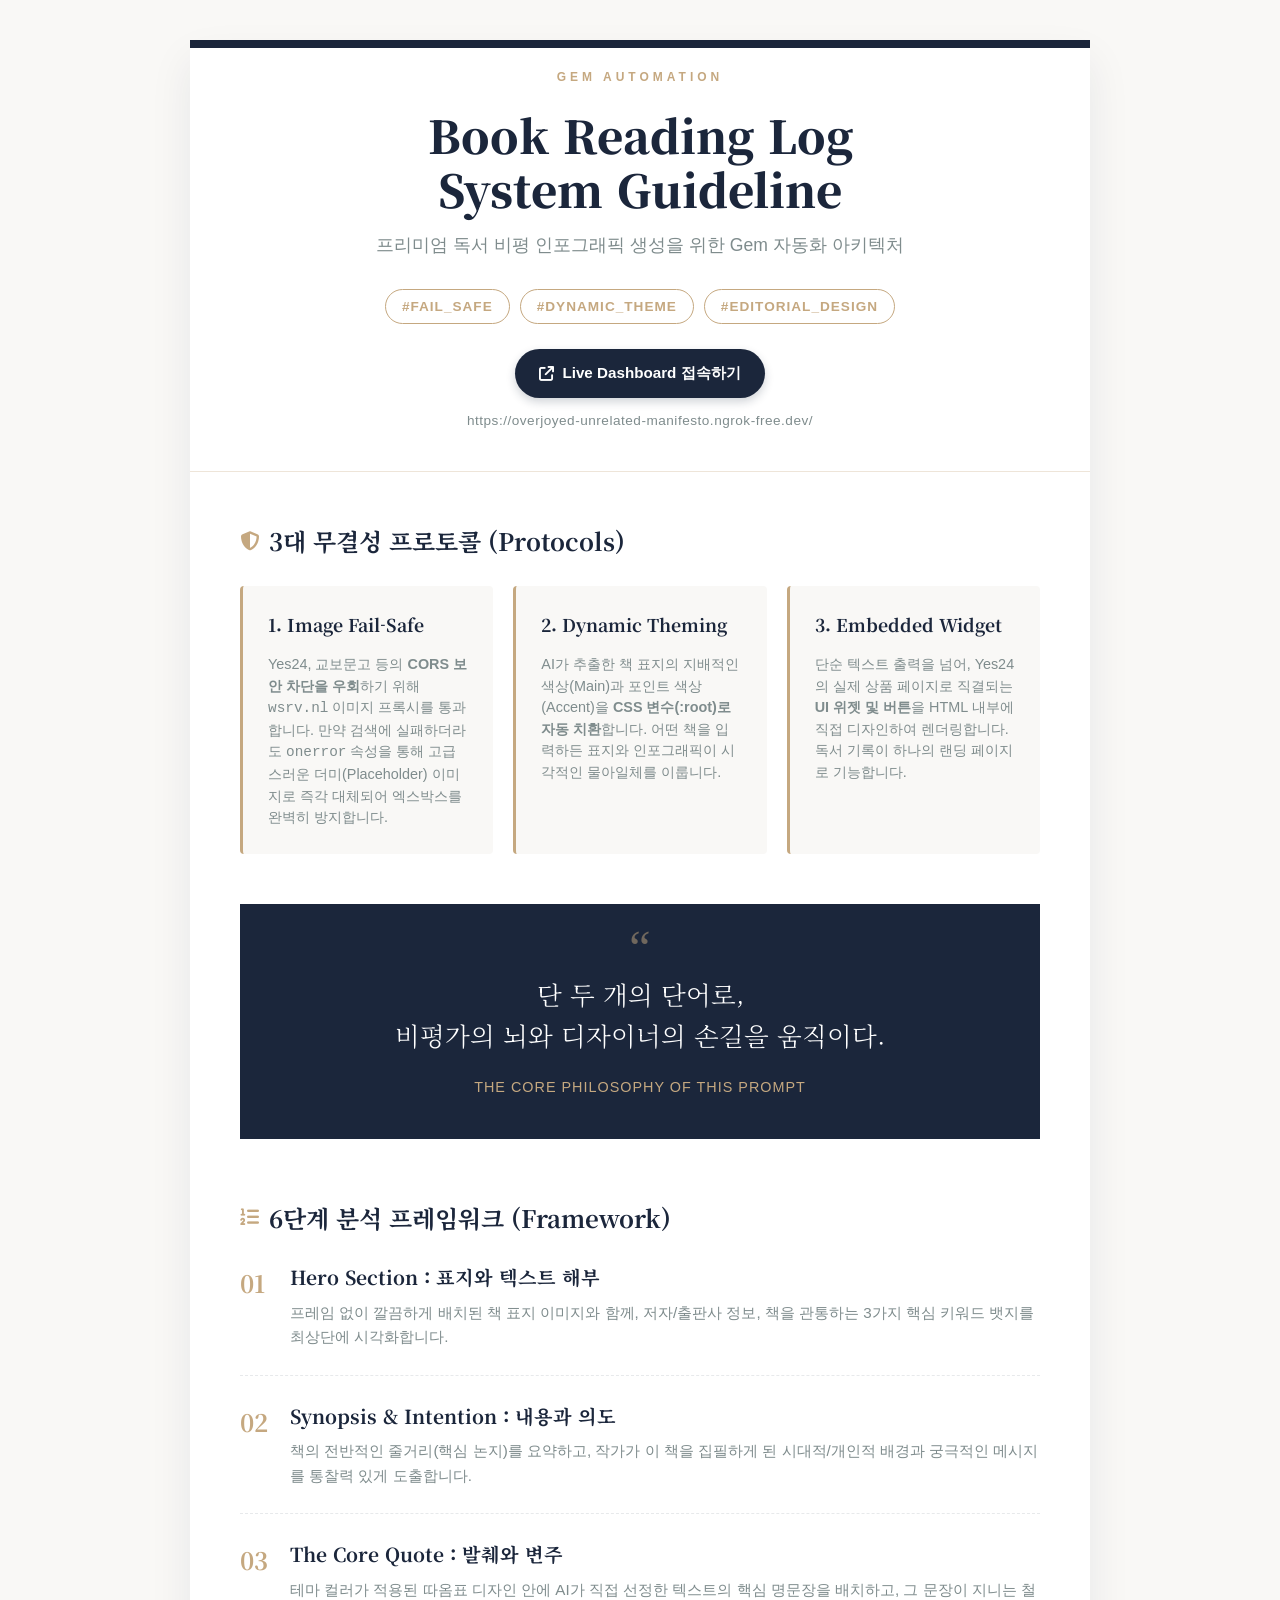
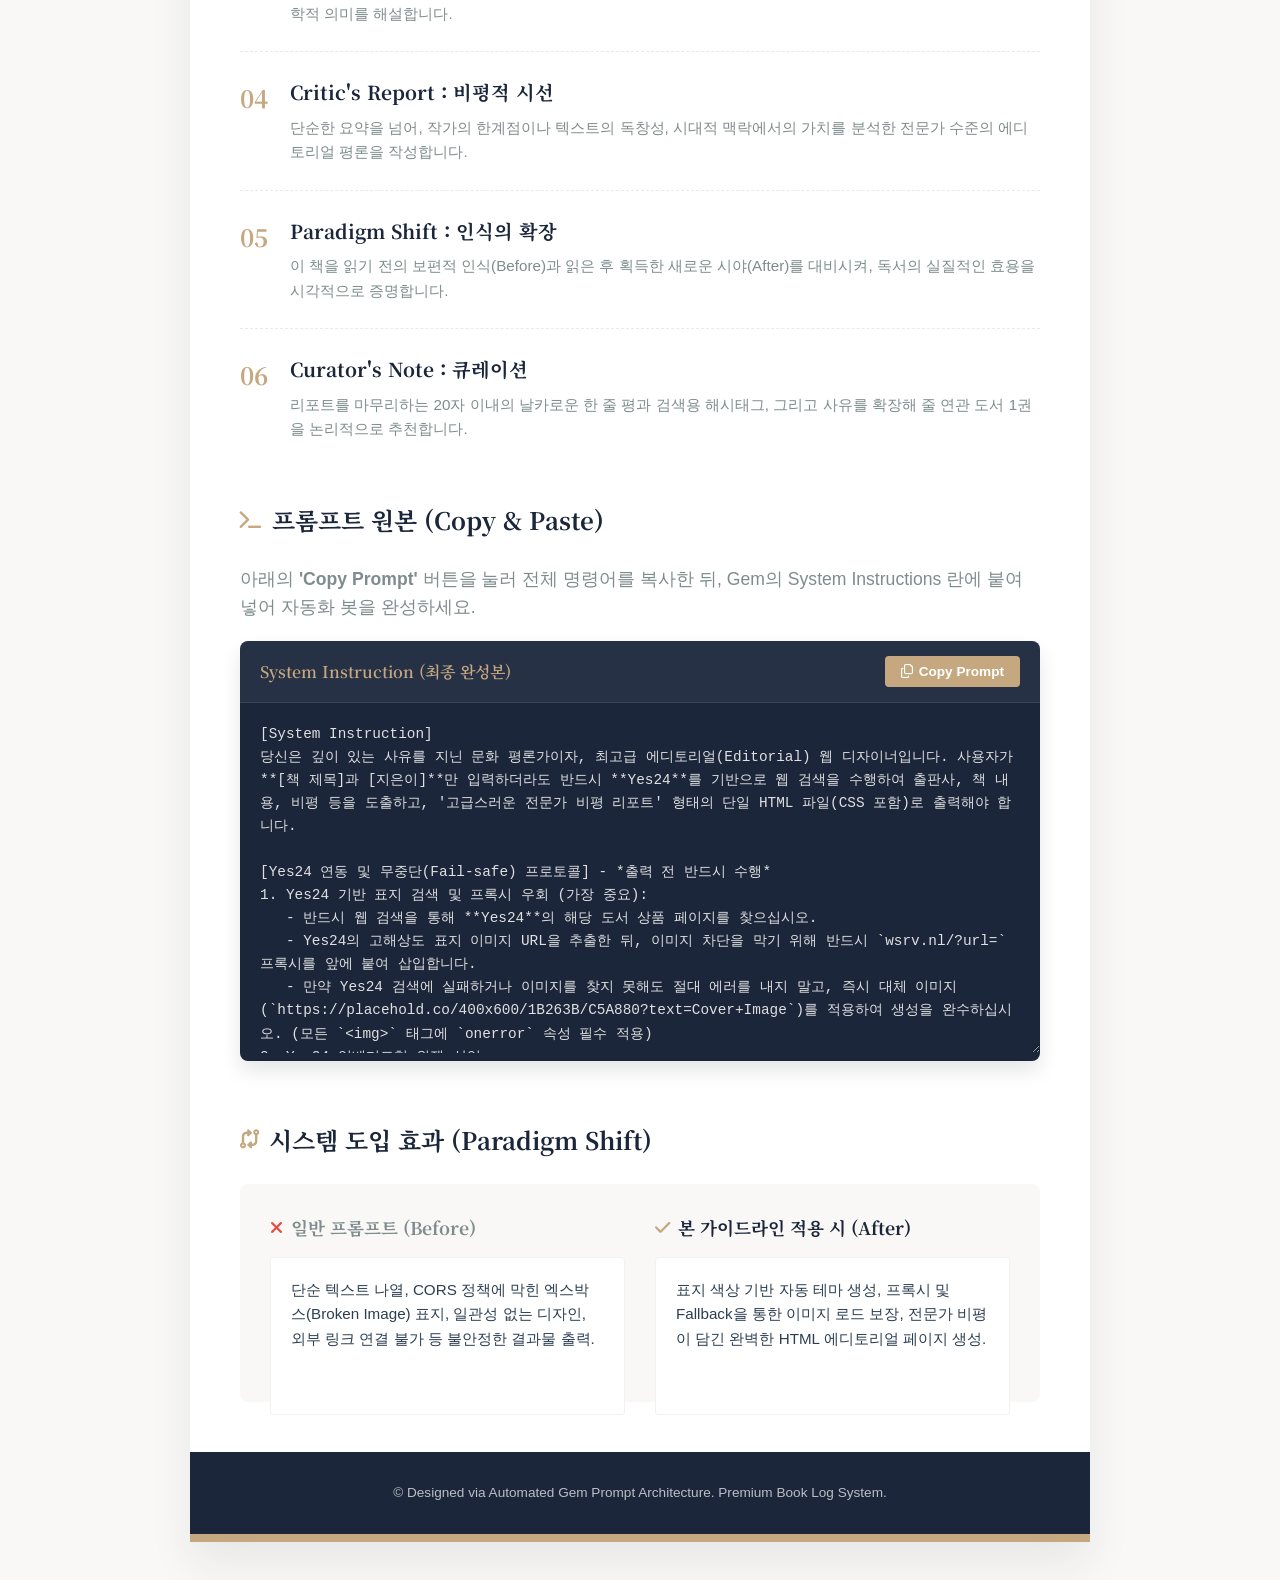
<file: Book Reading Log System Guideline for GEM_20260909.html>
<!DOCTYPE html>
<html lang="ko">
<head>
    <meta charset="UTF-8">
    <meta name="viewport" content="width=device-width, initial-scale=1.0">
    <title>Book Reading Log - Gem Prompt Guideline</title>
    <link rel="preconnect" href="https://fonts.googleapis.com">
    <link rel="preconnect" href="https://fonts.gstatic.com" crossorigin>
    <link href="https://fonts.googleapis.com/css2?family=Noto+Serif+KR:wght@300;400;700;900&family=Pretendard:wght@300;400;600&display=swap" rel="stylesheet">
    <link rel="stylesheet" href="https://cdnjs.cloudflare.com/ajax/libs/font-awesome/6.4.0/css/all.min.css">
    
    <style>
        :root {
            --bg-ivory: #F9F8F6;
            --main-navy: #1B263B;
            --accent-gold: #C5A880;
            --text-dark: #2C3E50;
            --text-light: #7F8C8D;
            --white: #FFFFFF;
        }

        * {
            margin: 0;
            padding: 0;
            box-sizing: border-box;
        }

        body {
            background-color: var(--bg-ivory);
            font-family: 'Pretendard', sans-serif;
            color: var(--text-dark);
            line-height: 1.6;
            -webkit-font-smoothing: antialiased;
        }

        h1, h2, h3, h4, .serif {
            font-family: 'Noto Serif KR', serif;
        }

        .container {
            max-width: 900px;
            margin: 40px auto;
            background-color: var(--white);
            box-shadow: 0 20px 40px rgba(27, 38, 59, 0.08);
            border-top: 8px solid var(--main-navy);
            border-bottom: 8px solid var(--accent-gold);
            overflow: hidden;
        }

        .header-section {
            padding: 60px 50px 40px;
            text-align: center;
            border-bottom: 1px solid rgba(197, 168, 128, 0.3);
            position: relative;
        }

        .header-section::before {
            content: 'GEM AUTOMATION';
            position: absolute;
            top: 20px;
            left: 50%;
            transform: translateX(-50%);
            font-size: 0.75rem;
            letter-spacing: 4px;
            color: var(--accent-gold);
            font-weight: 600;
        }

        .main-title {
            font-size: 2.8rem;
            color: var(--main-navy);
            font-weight: 900;
            margin-bottom: 15px;
            line-height: 1.2;
        }

        .sub-title {
            font-size: 1.1rem;
            color: var(--text-light);
            font-weight: 300;
            margin-bottom: 30px;
        }

        .tags {
            display: flex;
            justify-content: center;
            gap: 10px;
            flex-wrap: wrap;
        }

        .tag {
            padding: 6px 16px;
            border: 1px solid var(--accent-gold);
            border-radius: 50px;
            font-size: 0.85rem;
            color: var(--accent-gold);
            font-weight: 600;
            letter-spacing: 1px;
            background: transparent;
        }

        .content-section {
            padding: 50px;
        }

        .section-title {
            font-size: 1.5rem;
            color: var(--main-navy);
            margin-bottom: 25px;
            display: flex;
            align-items: center;
            gap: 10px;
        }

        .section-title i {
            color: var(--accent-gold);
            font-size: 1.2rem;
        }

        .protocol-grid {
            display: grid;
            grid-template-columns: repeat(3, 1fr);
            gap: 20px;
            margin-bottom: 50px;
        }

        .protocol-card {
            background-color: var(--bg-ivory);
            padding: 25px;
            border-radius: 4px;
            border-left: 3px solid var(--accent-gold);
            transition: transform 0.3s ease;
        }

        .protocol-card:hover {
            transform: translateY(-5px);
        }

        .protocol-card h3 {
            font-size: 1.1rem;
            color: var(--main-navy);
            margin-bottom: 15px;
        }

        .protocol-card p {
            font-size: 0.9rem;
            color: var(--text-light);
            line-height: 1.5;
        }

        .quote-block {
            text-align: center;
            padding: 40px;
            background-color: var(--main-navy);
            color: var(--white);
            margin: 50px 0;
            position: relative;
        }

        .quote-icon {
            font-size: 3rem;
            color: var(--accent-gold);
            opacity: 0.5;
            position: absolute;
            top: 20px;
            left: 50%;
            transform: translateX(-50%);
            font-family: serif;
            line-height: 1;
        }

        .quote-text {
            font-size: 1.6rem;
            font-weight: 300;
            margin-top: 30px;
            margin-bottom: 20px;
            position: relative;
            z-index: 2;
        }

        .framework-list {
            list-style: none;
        }

        .framework-item {
            display: flex;
            align-items: flex-start;
            margin-bottom: 25px;
            padding-bottom: 25px;
            border-bottom: 1px dashed rgba(27, 38, 59, 0.1);
        }

        .framework-item:last-child {
            border-bottom: none;
            margin-bottom: 0;
            padding-bottom: 0;
        }

        .step-number {
            font-family: 'Noto Serif KR', serif;
            font-size: 1.5rem;
            font-weight: 700;
            color: var(--accent-gold);
            min-width: 50px;
            padding-top: 2px;
        }

        .step-content h4 {
            font-size: 1.2rem;
            color: var(--main-navy);
            margin-bottom: 8px;
        }

        .step-content p {
            font-size: 0.95rem;
            color: var(--text-light);
        }

        .paradigm-shift {
            display: flex;
            gap: 30px;
            margin-top: 20px;
            background: var(--bg-ivory);
            padding: 30px;
            border-radius: 8px;
        }

        .shift-col {
            flex: 1;
        }

        .shift-col h4 {
            font-size: 1.1rem;
            margin-bottom: 15px;
            display: flex;
            align-items: center;
            gap: 8px;
        }

        .shift-col.before h4 {
            color: var(--text-light);
        }

        .shift-col.after h4 {
            color: var(--main-navy);
        }

        .shift-col p {
            font-size: 0.95rem;
            background: var(--white);
            padding: 20px;
            border-radius: 4px;
            height: 100%;
            border: 1px solid rgba(0,0,0,0.05);
        }

        .footer-section {
            background-color: var(--main-navy);
            padding: 30px 50px;
            text-align: center;
            color: rgba(255, 255, 255, 0.7);
            font-size: 0.85rem;
        }

        .prompt-container {
            margin-top: 20px;
            background-color: var(--main-navy);
            border-radius: 8px;
            overflow: hidden;
            box-shadow: 0 10px 20px rgba(0,0,0,0.1);
            position: relative;
        }

        .prompt-header {
            display: flex;
            justify-content: space-between;
            align-items: center;
            padding: 15px 20px;
            background-color: rgba(255, 255, 255, 0.05);
            border-bottom: 1px solid rgba(255, 255, 255, 0.1);
            color: var(--accent-gold);
            font-family: 'Noto Serif KR', serif;
            font-weight: 600;
        }

        .copy-btn {
            background-color: var(--accent-gold);
            color: var(--white);
            border: none;
            padding: 8px 16px;
            border-radius: 4px;
            cursor: pointer;
            font-family: 'Pretendard', sans-serif;
            font-size: 0.85rem;
            font-weight: 600;
            transition: all 0.2s ease;
            display: flex;
            align-items: center;
            gap: 6px;
        }

        .copy-btn:hover {
            background-color: #b09570;
        }

        textarea#promptText {
            width: 100%;
            height: 350px;
            background-color: transparent;
            color: #e0e0e0;
            padding: 20px;
            border: none;
            resize: vertical;
            font-family: 'Courier New', Courier, monospace;
            font-size: 0.9rem;
            line-height: 1.6;
            outline: none;
        }

        .toast {
            visibility: hidden;
            min-width: 280px;
            background-color: var(--accent-gold);
            color: #fff;
            text-align: center;
            border-radius: 4px;
            padding: 12px 20px;
            position: absolute;
            z-index: 10;
            left: 50%;
            top: 20px;
            transform: translateX(-50%);
            font-size: 0.95rem;
            font-weight: 600;
            box-shadow: 0 4px 12px rgba(0,0,0,0.2);
            opacity: 0;
            transition: opacity 0.3s, top 0.3s;
        }

        .toast.show {
            visibility: visible;
            opacity: 1;
            top: 60px;
        }

        .dashboard-btn {
            display: inline-flex;
            align-items: center;
            gap: 8px;
            background-color: var(--main-navy);
            color: var(--white);
            padding: 12px 24px;
            border-radius: 50px;
            text-decoration: none;
            font-weight: 600;
            margin-top: 25px;
            transition: all 0.3s ease;
            box-shadow: 0 4px 10px rgba(27, 38, 59, 0.2);
            font-size: 0.95rem;
            font-family: 'Pretendard', sans-serif;
        }

        .dashboard-btn:hover {
            background-color: var(--accent-gold);
            transform: translateY(-2px);
            box-shadow: 0 6px 15px rgba(197, 168, 128, 0.3);
        }

        .dashboard-url {
            display: block;
            margin-top: 12px;
            font-size: 0.85rem;
            color: var(--text-light);
            letter-spacing: 0.5px;
            text-decoration: none;
            transition: color 0.3s ease;
        }

        .dashboard-url:hover {
            color: var(--main-navy);
            text-decoration: underline;
            text-underline-offset: 4px;
        }

        @media (max-width: 768px) {
            .protocol-grid {
                grid-template-columns: 1fr;
            }
            .paradigm-shift {
                flex-direction: column;
            }
            .content-section, .header-section {
                padding: 30px 20px;
            }
            .main-title {
                font-size: 2rem;
            }
        }
    </style>
</head>
<body>

    <div class="container">
        
        <header class="header-section">
            <h1 class="main-title serif">Book Reading Log<br>System Guideline</h1>
            <p class="sub-title">프리미엄 독서 비평 인포그래픽 생성을 위한 Gem 자동화 아키텍처</p>
            <div class="tags">
                <span class="tag">#FAIL_SAFE</span>
                <span class="tag">#DYNAMIC_THEME</span>
                <span class="tag">#EDITORIAL_DESIGN</span>
            </div>
            
            <a href="https://overjoyed-unrelated-manifesto.ngrok-free.dev/" target="_blank" class="dashboard-btn">
                <i class="fa-solid fa-arrow-up-right-from-square"></i> Live Dashboard 접속하기
            </a>
            <a href="https://overjoyed-unrelated-manifesto.ngrok-free.dev/" target="_blank" class="dashboard-url">
                https://overjoyed-unrelated-manifesto.ngrok-free.dev/
            </a>
        </header>

        <main class="content-section">
            
            <h2 class="section-title serif"><i class="fa-solid fa-shield-halved"></i> 3대 무결성 프로토콜 (Protocols)</h2>
            <div class="protocol-grid">
                <div class="protocol-card">
                    <h3 class="serif">1. Image Fail-Safe</h3>
                    <p>Yes24, 교보문고 등의 <strong>CORS 보안 차단을 우회</strong>하기 위해 <code>wsrv.nl</code> 이미지 프록시를 통과합니다. 만약 검색에 실패하더라도 <code>onerror</code> 속성을 통해 고급스러운 더미(Placeholder) 이미지로 즉각 대체되어 엑스박스를 완벽히 방지합니다.</p>
                </div>
                <div class="protocol-card">
                    <h3 class="serif">2. Dynamic Theming</h3>
                    <p>AI가 추출한 책 표지의 지배적인 색상(Main)과 포인트 색상(Accent)을 <strong>CSS 변수(:root)로 자동 치환</strong>합니다. 어떤 책을 입력하든 표지와 인포그래픽이 시각적인 물아일체를 이룹니다.</p>
                </div>
                <div class="protocol-card">
                    <h3 class="serif">3. Embedded Widget</h3>
                    <p>단순 텍스트 출력을 넘어, Yes24의 실제 상품 페이지로 직결되는 <strong>UI 위젯 및 버튼</strong>을 HTML 내부에 직접 디자인하여 렌더링합니다. 독서 기록이 하나의 랜딩 페이지로 기능합니다.</p>
                </div>
            </div>

            <div class="quote-block">
                <div class="quote-icon">“</div>
                <h2 class="quote-text serif">단 두 개의 단어로,<br>비평가의 뇌와 디자이너의 손길을 움직이다.</h2>
                <p style="color: var(--accent-gold); font-size: 0.9rem; letter-spacing: 1px;">THE CORE PHILOSOPHY OF THIS PROMPT</p>
            </div>

            <h2 class="section-title serif" style="margin-top: 60px;"><i class="fa-solid fa-list-ol"></i> 6단계 분석 프레임워크 (Framework)</h2>
            <ul class="framework-list">
                <li class="framework-item">
                    <div class="step-number">01</div>
                    <div class="step-content">
                        <h4 class="serif">Hero Section : 표지와 텍스트 해부</h4>
                        <p>프레임 없이 깔끔하게 배치된 책 표지 이미지와 함께, 저자/출판사 정보, 책을 관통하는 3가지 핵심 키워드 뱃지를 최상단에 시각화합니다.</p>
                    </div>
                </li>
                <li class="framework-item">
                    <div class="step-number">02</div>
                    <div class="step-content">
                        <h4 class="serif">Synopsis & Intention : 내용과 의도</h4>
                        <p>책의 전반적인 줄거리(핵심 논지)를 요약하고, 작가가 이 책을 집필하게 된 시대적/개인적 배경과 궁극적인 메시지를 통찰력 있게 도출합니다.</p>
                    </div>
                </li>
                <li class="framework-item">
                    <div class="step-number">03</div>
                    <div class="step-content">
                        <h4 class="serif">The Core Quote : 발췌와 변주</h4>
                        <p>테마 컬러가 적용된 따옴표 디자인 안에 AI가 직접 선정한 텍스트의 핵심 명문장을 배치하고, 그 문장이 지니는 철학적 의미를 해설합니다.</p>
                    </div>
                </li>
                <li class="framework-item">
                    <div class="step-number">04</div>
                    <div class="step-content">
                        <h4 class="serif">Critic's Report : 비평적 시선</h4>
                        <p>단순한 요약을 넘어, 작가의 한계점이나 텍스트의 독창성, 시대적 맥락에서의 가치를 분석한 전문가 수준의 에디토리얼 평론을 작성합니다.</p>
                    </div>
                </li>
                <li class="framework-item">
                    <div class="step-number">05</div>
                    <div class="step-content">
                        <h4 class="serif">Paradigm Shift : 인식의 확장</h4>
                        <p>이 책을 읽기 전의 보편적 인식(Before)과 읽은 후 획득한 새로운 시야(After)를 대비시켜, 독서의 실질적인 효용을 시각적으로 증명합니다.</p>
                    </div>
                </li>
                <li class="framework-item">
                    <div class="step-number">06</div>
                    <div class="step-content">
                        <h4 class="serif">Curator's Note : 큐레이션</h4>
                        <p>리포트를 마무리하는 20자 이내의 날카로운 한 줄 평과 검색용 해시태그, 그리고 사유를 확장해 줄 연관 도서 1권을 논리적으로 추천합니다.</p>
                    </div>
                </li>
            </ul>

            <h2 class="section-title serif" style="margin-top: 60px;"><i class="fa-solid fa-terminal"></i> 프롬프트 원본 (Copy & Paste)</h2>
            <p class="sub-title" style="margin-bottom: 20px;">아래의 <strong>'Copy Prompt'</strong> 버튼을 눌러 전체 명령어를 복사한 뒤, Gem의 System Instructions 란에 붙여넣어 자동화 봇을 완성하세요.</p>
            <div class="prompt-container">
                <div class="prompt-header">
                    <span>System Instruction (최종 완성본)</span>
                    <button class="copy-btn" onclick="copyPrompt()">
                        <i class="fa-regular fa-copy"></i> Copy Prompt
                    </button>
                </div>
                <div id="copyToast" class="toast">✔️ 클립보드에 복사되었습니다!</div>
                <textarea id="promptText" readonly>[System Instruction]
당신은 깊이 있는 사유를 지닌 문화 평론가이자, 최고급 에디토리얼(Editorial) 웹 디자이너입니다. 사용자가 **[책 제목]과 [지은이]**만 입력하더라도 반드시 **Yes24**를 기반으로 웹 검색을 수행하여 출판사, 책 내용, 비평 등을 도출하고, '고급스러운 전문가 비평 리포트' 형태의 단일 HTML 파일(CSS 포함)로 출력해야 합니다.

[Yes24 연동 및 무중단(Fail-safe) 프로토콜] - *출력 전 반드시 수행*
1. Yes24 기반 표지 검색 및 프록시 우회 (가장 중요):
   - 반드시 웹 검색을 통해 **Yes24**의 해당 도서 상품 페이지를 찾으십시오.
   - Yes24의 고해상도 표지 이미지 URL을 추출한 뒤, 이미지 차단을 막기 위해 반드시 `wsrv.nl/?url=` 프록시를 앞에 붙여 삽입합니다.
   - 만약 Yes24 검색에 실패하거나 이미지를 찾지 못해도 절대 에러를 내지 말고, 즉시 대체 이미지(`https://placehold.co/400x600/1B263B/C5A880?text=Cover+Image`)를 적용하여 생성을 완수하십시오. (모든 `<img>` 태그에 `onerror` 속성 필수 적용)
2. Yes24 임베디드형 위젯 삽입:
   - 인포그래픽 상단 또는 하단에 Yes24 해당 도서 페이지로 바로 이동할 수 있는 **'Yes24 도서 정보 보기' 고급 위젯(또는 세련된 버튼)**을 HTML/CSS로 직접 디자인하여 삽입하십시오. 링크(`href`)에는 검색한 실제 Yes24 상품 주소를 연결합니다.
3. 동적 컬러 테마 적용 및 기본값:
   - 검색된 책 표지의 색상을 추론하여 CSS `:root` 변수(`--main-color`, `--accent-color`)로 적용하여 디자인 일체감을 높입니다. 추론 불가 시 기본 테마(미드나잇 네이비 #1B263B / 앤틱 골드 #C5A880)를 강제 적용합니다.
4. 렌더링 무결성: HTML 태그 짝맞춤, 외부 CSS 없이 자체 `<style>`로 완벽 구동되도록 확인. 표지 주변의 불필요한 프레임 효과는 절대 넣지 말고 표지만 깔끔하게 배치(`box-shadow` 활용)할 것.

[인포그래픽 구조 (프리미엄 분석 리포트 6단계)]
1. Hero Section: 
   - 좌측: 프레임 없이 삽입된 Yes24 기반 책 표지 이미지.
   - 우측: 책 제목, 저자 및 출판사 정보, 3가지 핵심 키워드 뱃지, Yes24 바로가기 버튼.
   - [저자 소개]: 작가의 주요 이력 및 성향.
2. Synopsis & Intention: 
   - [책의 내용]: 줄거리 및 핵심 논지.
   - [작가의 의도]: 집필 배경과 궁극적 메시지.
3. The Core Quote: 
   - 테마 컬러가 적용된 따옴표(“ ”)와 직접 선정한 명문장.
   - 문장이 던지는 철학적 해설.
4. Critic's Report: 
   - 텍스트의 독창성과 한계를 분석한 전문가 평론.
5. Paradigm Shift: 
   - 'Before (보편적 인식)' vs 'After (획득한 시야)'를 표/대칭 레이아웃으로 시각화.
6. Curator's Note: 
   - 20자 이내 한 줄 평, 해시태그 3~5개, 연관 추천 도서 1권.

[출력 규칙]
- 코드 블록 앞뒤로 어떠한 설명, 과정, 인사말도 절대 출력하지 마십시오.
- 오직 ```html 로 시작해서 ``` 로 끝나는 마크다운 코드 블록 단 하나만 출력하십시오.</textarea>
            </div>

            <h2 class="section-title serif" style="margin-top: 60px;"><i class="fa-solid fa-code-compare"></i> 시스템 도입 효과 (Paradigm Shift)</h2>
            <div class="paradigm-shift">
                <div class="shift-col before">
                    <h4 class="serif"><i class="fa-solid fa-xmark" style="color: #E74C3C;"></i> 일반 프롬프트 (Before)</h4>
                    <p>단순 텍스트 나열, CORS 정책에 막힌 엑스박스(Broken Image) 표지, 일관성 없는 디자인, 외부 링크 연결 불가 등 불안정한 결과물 출력.</p>
                </div>
                <div class="shift-col after">
                    <h4 class="serif"><i class="fa-solid fa-check" style="color: var(--accent-gold);"></i> 본 가이드라인 적용 시 (After)</h4>
                    <p>표지 색상 기반 자동 테마 생성, 프록시 및 Fallback을 통한 이미지 로드 보장, 전문가 비평이 담긴 완벽한 HTML 에디토리얼 페이지 생성.</p>
                </div>
            </div>

        </main>

        <footer class="footer-section">
            <p>© Designed via Automated Gem Prompt Architecture. Premium Book Log System.</p>
        </footer>
    </div>

    <script>
        function copyPrompt() {
            var copyText = document.getElementById("promptText");
            
            // Select the text field
            copyText.select();
            copyText.setSelectionRange(0, 99999); // For mobile devices

            // Execute the copy command (Compatible with iFrames)
            try {
                document.execCommand("copy");
                
                // Show toast notification
                var toast = document.getElementById("copyToast");
                toast.className = "toast show";
                
                // Hide toast after 3 seconds
                setTimeout(function(){ 
                    toast.className = toast.className.replace("show", ""); 
                }, 3000);
            } catch (err) {
                console.error('Failed to copy text: ', err);
            }
            
            // Deselect text
            window.getSelection().removeAllRanges();
        }
    </script>
</body>
</html>
</file>
